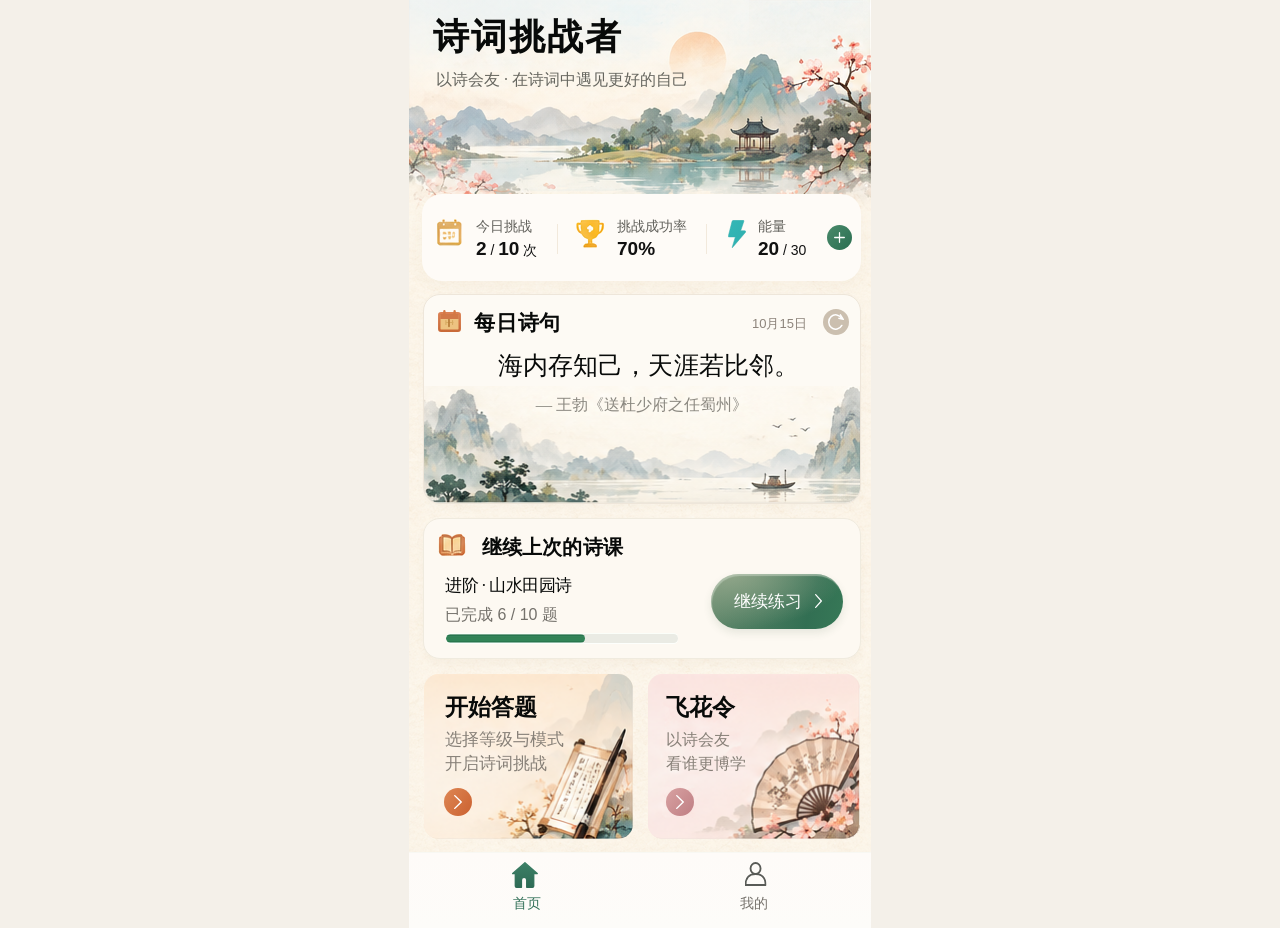
<file: docs/display/index.html>
<!doctype html>
<html lang="zh-CN">
<head>
  <meta charset="utf-8">
  <meta name="viewport" content="width=device-width,initial-scale=1,viewport-fit=cover">
  <title>诗词挑战者 · 首页</title>
  <link rel="stylesheet" href="style.css">
  <link rel="stylesheet" href="surface.css">
</head>
<body>
  <div class="screen" id="screen">
    <main class="home" id="home" aria-label="诗词挑战者首页">
      <div class="paper-surface" aria-hidden="true"></div>
      <header class="hero" data-region="hero">
        <h1 data-text="title">诗词挑战者</h1>
        <p data-text="subtitle">以诗会友 · 在诗词中遇见更好的自己</p>
      </header>

      <section class="stats" aria-label="今日学习概况" data-region="stats">
        <img class="stat-icon calendar" src="assets/icon-001.png" alt="" width="25" height="27">
        <div class="stat challenge"><span data-text="challenge-label">今日挑战</span><p data-text="challenge-value"><b>2</b> / <b>10</b> 次</p></div>
        <i class="divider one"></i>
        <img class="stat-icon trophy" src="assets/icon-002.png" alt="" width="29" height="29">
        <div class="stat win"><span data-text="win-label">挑战成功率</span><p data-text="win-value"><b>70%</b></p></div>
        <i class="divider two"></i>
        <img class="stat-icon energy" src="assets/icon-003.svg" alt="" width="18.4375" height="28.125">
        <div class="stat power"><span data-text="energy-label">能量</span><p data-text="energy-value"><b id="energy">20</b> / 30</p></div>
        <button class="add" id="add-energy" aria-label="补充能量"><img src="assets/icon-010.svg" alt="" width="11.375" height="11.375"></button>
      </section>

      <section class="poem" aria-labelledby="poem-title" data-region="poem-card">
        <img class="art poem-art" src="assets/art-001.png" alt="群山与泛舟" width="435" height="117">
        <img class="poem-symbol" src="assets/icon-004.svg" alt="" width="22.5" height="22.4375">
        <h2 id="poem-title" data-text="poem-label">每日诗句</h2>
        <time datetime="2026-10-15" data-text="date">10月15日</time>
        <button id="refresh-poem" class="refresh" aria-label="刷新每日诗句"><img src="assets/icon-005.svg" alt="" width="16.125" height="15.5625"></button>
        <p class="verse" id="verse" data-text="verse">海内存知己，天涯若比邻。</p>
        <p class="attribution" data-text="author">— 王勃《送杜少府之任蜀州》</p>
      </section>

      <section class="lesson" aria-labelledby="lesson-title" data-region="lesson">
        <img class="book" src="assets/icon-006.png" alt="" width="28" height="22">
        <h2 id="lesson-title" data-text="lesson-label">继续上次的诗课</h2>
        <p class="course" data-text="course">进阶 · 山水田园诗</p>
        <p class="completed" data-text="completed">已完成 <span id="completed">6</span> / 10 题</p>
        <div class="progress" role="progressbar" aria-label="诗课完成进度" aria-valuemin="0" aria-valuemax="10" aria-valuenow="6"><span></span></div>
        <button class="continue" id="continue"><span data-text="continue">继续练习</span><img class="control-arrow" src="assets/icon-009.svg" alt="" width="7.375" height="14.375"></button>
      </section>

      <div class="entries">
      <button class="entry quiz" id="quiz" data-region="quiz-card" aria-label="开始答题，选择等级与模式，开启诗词挑战">
        <img class="art" src="assets/art-002.png" alt="古卷与毛笔" width="208" height="164">
        <strong data-text="quiz-title">开始答题</strong>
        <span data-text="quiz-copy">选择等级与模式<br>开启诗词挑战</span>
        <span class="entry-action" aria-hidden="true"><img src="assets/icon-009.svg" alt="" width="7.375" height="14.375"></span>
      </button>
      <button class="entry flower" id="flower" data-region="flower-card" aria-label="飞花令，以诗会友，看谁更博学">
        <img class="art" src="assets/art-003.png" alt="折扇与桃花" width="211" height="164">
        <strong data-text="flower-title">飞花令</strong>
        <span data-text="flower-copy">以诗会友<br>看谁更博学</span>
        <span class="entry-action" aria-hidden="true"><img src="assets/icon-009.svg" alt="" width="7.375" height="14.375"></span>
      </button>
      </div>

      <nav class="tabs" aria-label="底部导航" data-region="navigation">
        <button class="tab active" id="home-tab" aria-current="page"><img src="assets/icon-007.svg" alt="" width="26.0625" height="26.25"><span data-text="home-tab">首页</span></button>
        <button class="tab" id="profile-tab"><img src="assets/icon-008.svg" alt="" width="22.875" height="24.125"><span data-text="profile-tab">我的</span></button>
      </nav>
      <div class="toast" id="toast" role="status" aria-live="polite"></div>
    </main>
  </div>
  <script src="app.js"></script>
</body>
</html>
</file>
<file: docs/display/style.css>
* {
  box-sizing: border-box;
}

html {
  margin: 0;
  min-height: 100%;
  background: #f4f0e9;
}

body {
  margin: 0;
  min-height: 100%;
  background: #f4f0e9;
  font-family: "Microsoft YaHei",sans-serif;
  color: #080a09;
}

button {
  font: inherit;
  color: inherit;
  border: 0;
  padding: 0;
  cursor: pointer;
  background: none;
  -webkit-tap-highlight-color: transparent;
}

p {
  margin: 0;
}

h1 {
  margin: 0;
}

h2 {
  margin: 0;
}

button:focus-visible {
  outline: 2px solid #34765c;
  outline-offset: 3px;
}

.screen {
  position: relative;
  width: min(100vw,462px);
  margin: 0 auto;
  overflow: hidden;
  background: #faf7f0;
}

.home {
  position: relative;
  width: 462px;
  min-height: 928px;
  transform-origin: top left;
  background: radial-gradient(ellipse at 47% 52%,#fffcf7 0,#f9f7f1 44%,#f3efe8 100%);
}

.art {
  position: absolute;
  inset: 0;
  display: block;
  width: 100%;
  height: 100%;
  pointer-events: none;
}

.hero {
  position: absolute;
  left: 0;
  top: 0;
  width: 462px;
  height: 194px;
}

.hero h1 {
  position: absolute;
  left: 24px;
  top: 15px;
  font-family: KaiTi,"楷体",serif;
  font-size: 36px;
  font-weight: 700;
  line-height: 44px;
  letter-spacing: 2px;
}

.hero p {
  position: absolute;
  left: 27px;
  top: 68px;
  font-family: KaiTi,"楷体",serif;
  font-size: 16px;
  line-height: 24px;
  letter-spacing: 0;
  color: #66665f;
}

.stats {
  position: absolute;
  left: 13px;
  top: 194px;
  width: 439px;
  height: 87px;
  border-radius: 20px;
  background: #fefbf7;
  box-shadow: none;
}

.stat-icon {
  position: absolute;
  display: block;
}

.calendar {
  left: 15px;
  top: 25px;
}

.trophy {
  left: 154px;
  top: 25px;
}

.energy {
  left: 306px;
  top: 26px;
}

.stat {
  position: absolute;
  top: 22px;
  white-space: nowrap;
}

.stat>span {
  display: block;
  font-size: 14px;
  line-height: 20px;
  color: #61605b;
}

.stat p {
  font-size: 14px;
  line-height: 25px;
  color: #111;
}

.stat b {
  font-weight: 600;
  font-size: 19px;
}

.challenge {
  left: 54px;
}

.win {
  left: 195px;
}

.power {
  left: 336px;
}

.divider {
  position: absolute;
  top: 30px;
  height: 30px;
  width: 1px;
  background: #f2e9dc;
}

.divider.one {
  left: 135px;
}

.divider.two {
  left: 284px;
}

.add {
  position: absolute;
  left: 403px;
  top: 28px;
  width: 29px;
  height: 29px;
  border-radius: 0;
  background: none;
}

.add span {
  position: absolute;
  background: #fff;
  left: 6px;
  top: 12px;
  width: 13px;
  height: 1px;
}

.add span+span {
  transform: rotate(90deg);
}

.poem {
  position: absolute;
  left: 14px;
  top: 294px;
  width: 438px;
  height: 210px;
  overflow: hidden;
  border-radius: 17px;
}

.poem h2 {
  position: absolute;
  left: 51px;
  top: 14px;
  font-family: KaiTi,"楷体",serif;
  font-size: 21px;
  font-weight: 700;
  line-height: 30px;
  letter-spacing: .8px;
}

.poem time {
  position: absolute;
  left: 329px;
  top: 20px;
  font-size: 13px;
  line-height: 20px;
  color: #8d847b;
}

.refresh {
  position: absolute;
  left: 397px;
  top: 15px;
  width: 29px;
  height: 29px;
  border-radius: 50%;
}

.verse {
  position: absolute;
  left: 0;
  right: 0;
  top: 53px;
  text-align: center;
  white-space: nowrap;
  font-family: KaiTi,"楷体",serif;
  font-size: 25px;
  line-height: 38px;
  letter-spacing: .1px;
  padding-left: 13px;
}

.attribution {
  position: absolute;
  left: 0;
  right: 0;
  top: 98px;
  text-align: center;
  font-family: KaiTi,"楷体",serif;
  font-size: 16.4px;
  line-height: 26px;
  color: #8b8880;
}

.lesson {
  position: absolute;
  left: 14px;
  top: 518px;
  width: 438px;
  height: 141px;
  border: 1px solid #eee4d4;
  border-radius: 17px;
  background: #fdf9f2;
  box-shadow: none;
  border-color: #f0ebdf;
}

.lesson .book {
  position: absolute;
  left: 14px;
  top: 15px;
}

.lesson h2 {
  position: absolute;
  left: 58px;
  top: 13px;
  line-height: 30px;
  font-size: 20px;
  font-weight: 600;
  letter-spacing: .1px;
}

.course {
  position: absolute;
  left: 21px;
  top: 54px;
  font-family: KaiTi,"楷体",serif;
  font-size: 17px;
  font-weight: 400;
  line-height: 26px;
  letter-spacing: -.5px;
}

.completed {
  position: absolute;
  left: 21px;
  top: 85px;
  font-size: 16px;
  line-height: 22px;
  color: #74716b;
}

.progress {
  position: absolute;
  left: 22px;
  top: 115px;
  width: 232px;
  height: 9px;
  border-radius: 10px;
  background: #eaebe4;
  overflow: hidden;
  box-shadow: 0 -1px 0 #fbfef9,0 1px 0 #fdfffc;
}

.progress span {
  display: block;
  width: 54%;
  height: 100%;
  border-radius: 10px;
  background: linear-gradient(to bottom,#79a88e 0px,#79a88e 1px,#26754d 1px,#26754d 2px,#34835a 2px,#34835a 3px,#318155 3px,#318155 4px,#328356 4px,#328356 5px,#318257 5px,#318257 6px,#328557 6px,#328557 7px,#29774d 7px,#29774d 8px,#8cb8a2 8px,#8cb8a2 9px);
}

.continue {
  position: absolute;
  left: 284px;
  top: 51px;
  width: 140px;
  height: 69px;
  border-radius: 0;
  background: none;
  box-shadow: none;
  color: #fff;
  font-size: 18px;
  line-height: 55px;
  background-size: 140px 69px;
}

.continue span {
  margin-right: 12px;
  position: absolute;
  left: 26px;
  top: 4px;
  white-space: nowrap;
  margin: 0;
  font-size: 17px;
}

.chevron {
  display: inline-block;
  width: 9px;
  height: 9px;
  border-top: 1.5px solid currentColor;
  border-right: 1.5px solid currentColor;
  transform: rotate(45deg);
  position: absolute;
  right: 25px;
  top: 22px;
}

.entry {
  position: absolute;
  top: 674px;
  height: 165px;
  text-align: left;
  border-radius: 14px;
  overflow: hidden;
}

.quiz {
  left: 15px;
  width: 209px;
}

.flower {
  left: 239px;
  width: 212px;
}

.entry strong {
  position: absolute;
  left: 21px;
  top: 18px;
  font-family: KaiTi,"楷体",serif;
  font-size: 23px;
  line-height: 32px;
  font-weight: 700;
  white-space: nowrap;
}

.entry>span {
  position: absolute;
  left: 21px;
  top: 54px;
  font-family: KaiTi,"楷体",serif;
  font-size: 17px;
  line-height: 24px;
  color: #878078;
}

.flower strong {
  left: 18px;
  font-size: 23px;
}

.flower>span {
  left: 18px;
  font-size: 16px;
}

.tabs {
  position: absolute;
  left: 0;
  bottom: 0;
  width: 462px;
  height: 76px;
  background: linear-gradient(to bottom,#fefbf8,#fdfcf9);
  border-top: 1px solid #f4efe7;
  display: flex;
  border-top-color: #f8f8f3;
}

.tab {
  position: relative;
  flex: 1;
  height: 76px;
  color: #77736d;
}

.tab img {
  position: absolute;
  top: 7px;
  left: calc(50% - 15px);
}

.tab span {
  position: absolute;
  top: 39px;
  left: 0;
  right: 0;
  text-align: center;
  font-size: 14px;
  line-height: 23px;
}

.tab.active {
  color: #34725a;
}

.toast {
  position: absolute;
  left: 45px;
  right: 45px;
  bottom: 100px;
  border-radius: 12px;
  background: #284737ee;
  color: #fff;
  text-align: center;
  padding: 14px;
  opacity: 0;
  pointer-events: none;
  transition: opacity .15s;
  font-size: 17px;
}

.toast.show {
  opacity: 1;
}

.tab:first-child img {
  left: 103px;
  top: 6px;
}

.tab:nth-child(2) img {
  left: 100px;
  top: 7px;
}

.tab:first-child span {
  padding-left: 4px;
}

.tab:nth-child(2) span {
  padding-right: 4px;
}

.add img {
  display: block;
  width: 29px;
  height: 29px;
}
/* Reflowable components; decorative images never determine controls or page-module positions. */
.home{display:flex;flex-direction:column;background:#f9f6f0}
.hero{position:relative;left:auto;top:auto;flex:0 0 194px}
.stats{position:relative;left:auto;top:auto;margin-left:13px;flex:0 0 87px;box-shadow:0 5px 15px #8a73500b}
.add{left:405px;top:31px;width:25px;height:25px;border-radius:50%;background:linear-gradient(135deg,#4a8a6b,#2a6e51)}
.add:before,.add:after{content:"";position:absolute;width:13px;height:1.3px;background:white;left:6px;top:11.8px}.add:after{transform:rotate(90deg)}
.poem{position:relative;left:auto;top:auto;min-height:210px;height:210px;flex:none;margin:13px 0 0 14px;border:1px solid #eee6da;background:#fdfaf4;box-shadow:0 3px 9px #8a735008}
.poem .poem-art{left:1px;right:auto;top:auto;bottom:1px;width:434px;height:165px}
.poem-symbol{position:absolute;left:14px;top:15px}.poem h2{left:50px;top:13px}.poem time{left:328px;top:19px}.verse{top:52px}.attribution{top:97px}
.refresh{left:399px;top:14px;width:26px;height:26px;background:#cbbfaf;color:white;display:grid;place-items:center}.refresh svg{width:20px;height:20px}
.lesson{position:relative;left:auto;top:auto;margin:14px 0 0 14px;flex:0 0 141px;box-shadow:0 5px 9px #8f71450b}
.continue{left:287px;top:55px;width:132px;height:55px;border-radius:29px;background:radial-gradient(ellipse at 12% 0%,#91a68a 0%,transparent 72%),linear-gradient(105deg,#62876b,#326f53 74%,#377957);box-shadow:0 4px 8px #3155351c,inset 1px 2px 1px #cad7c78c}
.continue span{left:23px;top:0}.continue .control-arrow{position:absolute;left:104px;top:20px}
.entries{display:grid;grid-template-columns:209px 212px;gap:15px;width:436px;margin:15px 0 0 15px;flex:none}
.entry{position:relative;left:auto;top:auto;display:flex;flex-direction:column;min-height:165px;height:auto;width:auto;padding:18px 21px 23px;isolation:isolate;align-items:flex-start}
.entry .art{top:auto;bottom:0;height:auto;z-index:-1}.entry strong{position:relative;left:auto;top:auto;flex:none}.entry>span[data-text]{position:relative;left:auto;top:auto;margin-top:4px;flex:none}.flower{padding-left:18px}
.entry .entry-action{position:relative;left:auto;top:auto;display:grid;place-items:center;width:28px;height:28px;margin-top:12px;flex:none;border-radius:50%;background:linear-gradient(125deg,#de8754,#cb6130);color:white;z-index:1}
.quiz .entry-action{margin-left:-1px}.flower .entry-action{background:linear-gradient(130deg,#d8a2a2,#bf7e83)}
.entry-action img{display:block;width:8px;height:14px}.tabs{position:relative;bottom:auto;flex:0 0 76px;margin-top:auto}
.entry{overflow:hidden;border-radius:15px;background:linear-gradient(135deg,#fff0da,#f6e5cd);text-align:left}
.flower{background:linear-gradient(135deg,#fce8e5,#f7e4df)}
.entry strong{white-space:normal;width:100%}
.entry .art{inset:auto 0 0 auto;width:auto;min-width:0;height:auto}
.poem{height:auto}
.verse{position:relative;top:auto;margin-top:52px;white-space:normal}
.attribution{position:relative;top:auto;margin-top:7px;padding-bottom:85px}
</file>
<file: docs/display/surface.css>
.paper-surface{position:absolute;inset:0;pointer-events:none;background:#f8f5ef url("assets/bg-001.png") center top / 462px 854px no-repeat}
.home{background:#f8f5ef}
.stats,.poem,.lesson,.entries,.tabs,.hero{z-index:1}
.poem .poem-art{left:0;bottom:0;width:100%;height:auto}
.poem{background:#fdfaf4}
.add:before,.add:after{display:none}
.add{display:grid;place-items:center}
.add img{width:11.375px;height:11.375px}
.refresh img{width:16.125px;height:15.5625px}
.stat-icon{width:auto;height:auto}
.book,.poem-symbol{width:auto;height:auto}
.tab img{width:auto;height:auto;left:50%!important;transform:translateX(-50%);top:9px!important}
.entry-action img,.continue .control-arrow{width:7.375px;height:14.375px}
.progress span{width:60%}
</file>
